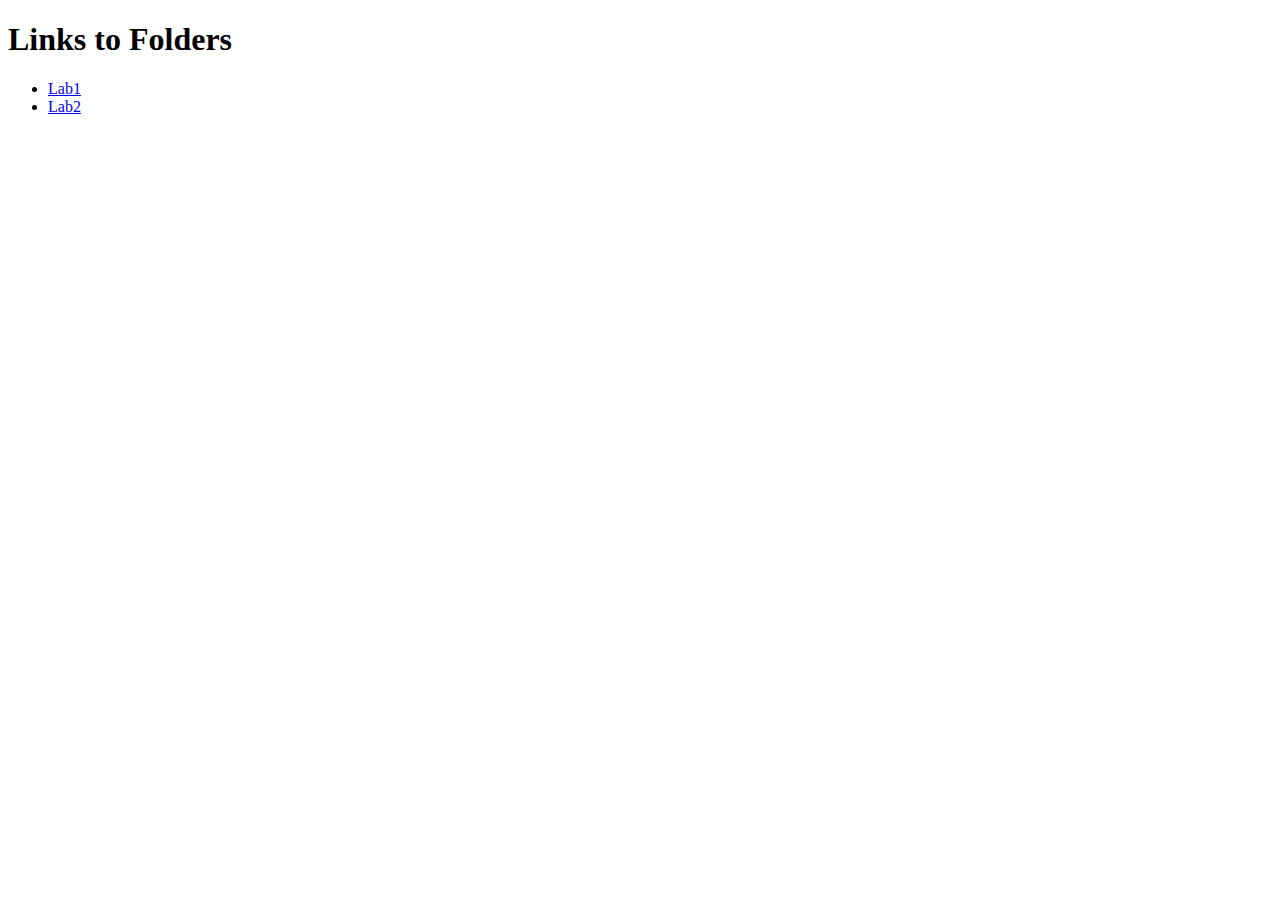
<file: index.html>
<!DOCTYPE html>
<html>
<head>
    <title>Generate Links to Folders</title>
</head>
<body>
    <h1>Links to Folders</h1>
    <ul id="folderLinks">
        <!-- Links to folders will be generated here -->
    </ul>

    <script>
        // Function to generate links to folders
        function generateFolderLinks() {
            // Get the current URL of the page
            var currentURL = window.location.href;
            // Get the base URL (remove the current file name)
            var baseURL = currentURL.substr(0, currentURL.lastIndexOf('/')) + '/';

            // Array of folder names
            var folderNames = ['Lab1', 'Lab2'];

            // Generate links to folders and add them to the page
            var folderLinkList = document.getElementById('folderLinks');
            folderNames.forEach(function (folderName) {
                var link = document.createElement('li');
                var anchor = document.createElement('a');
                anchor.href = baseURL + folderName + '/index.html';
                anchor.textContent = folderName;
                link.appendChild(anchor);
                folderLinkList.appendChild(link);
            });
        }

        // Call the function to generate links to folders when the page loads
        window.onload = generateFolderLinks;
    </script>
</body>
</html>
</file>
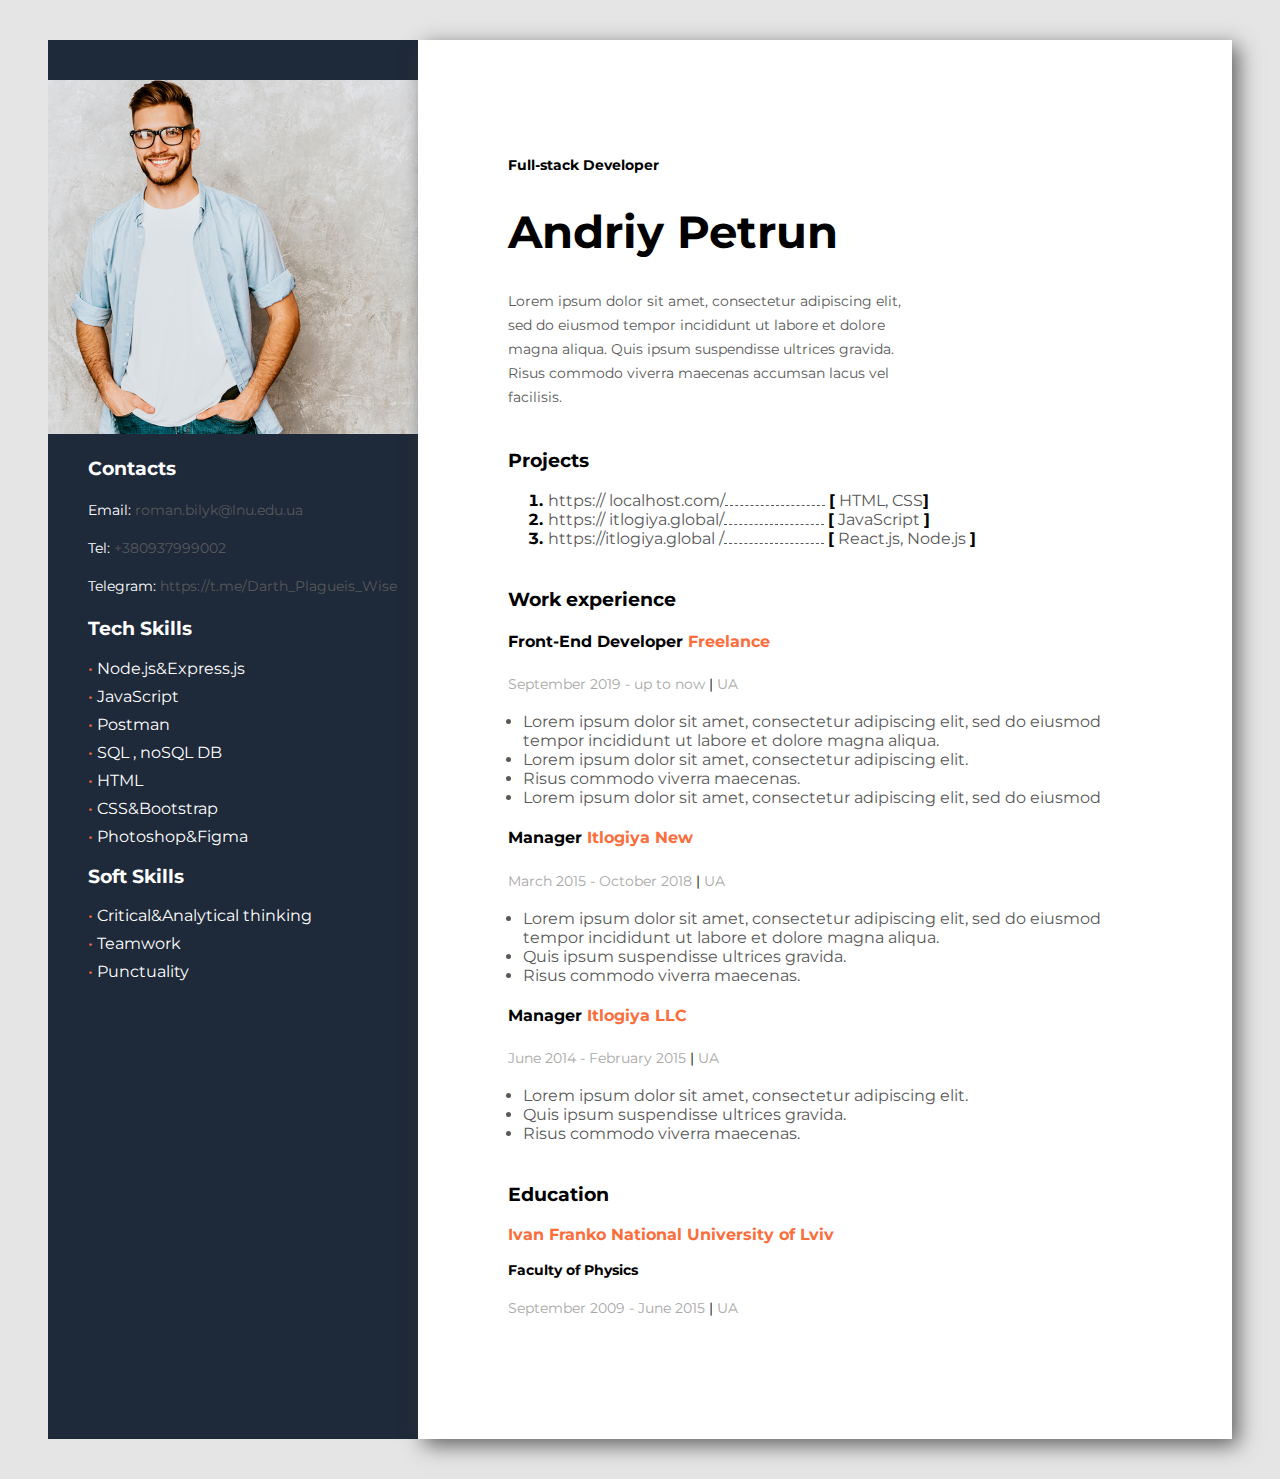
<file: Lab1/index.html>
<!DOCTYPE html>
<html lang="en">
<head>
    <meta charset="UTF-8">
    <meta name="viewport" content="width=device-width, initial-scale=1.0">
    <link rel="stylesheet" href="styles/style.css" />
    <link rel="preconnect" href="https://fonts.googleapis.com" />
    <link rel="preconnect" href="https://fonts.gstatic.com" crossorigin />
    <link
      href="https://fonts.googleapis.com/css2?family=Montserrat:wght@400;700&display=swap"
      rel="stylesheet"
    />


    <title>Resume</title>
</head>
<body class ="">
	<!--Main-->
    <div class="main">
      <!--Main content-->
      <div class = "main-content">
        <!--about-->
        <div class="about">
          <h2 >Full-stack Developer</h2>
          <h1 >Andriy Petrun</h1>
          <p >
            Lorem ipsum dolor sit amet, consectetur adipiscing elit, sed do
            eiusmod tempor incididunt ut labore et dolore magna aliqua. Quis
            ipsum suspendisse ultrices gravida. Risus commodo viverra maecenas
            accumsan lacus vel facilisis.
          </p> 
  </div>
<!--Projects-->
        <div class ="projects">
          <h3 >Projects</h3>
          <ol >
            <li >
              <span >
                <a href="#" class="project-link">https:// localhost.com/</a><span class = "line"></span>
                  <span class="projects-bracket">[</span>
                HTML, CSS<span class="projects-bracket">]</span>
              </span>
            </li>
            <li class="project-item">
              <span class="project">
                <a href="https://itlogiya.global" class="project-link">
                     https:// itlogiya.global/</a><span class = "line"></span>
                     <span class="projects-bracket">[</span>
                        JavaScript <span class="projects-bracket">]</span></span>
            </li>
            <li class="project-item">
              <span class="project">
                <a href="https://itlogiya.global" class="project-link">
                  https://itlogiya.global /</a><span class = "line"></span>
               <span class="projects-bracket">[</span>
                React.js, Node.js <span class="projects-bracket">]</span></span>
            </li>
          </ol>
  </div>

<!--Work-->
        <div class="work">
          <h3 >Work experience</h3>
          <div >
            <h4 >
              Front-End Developer <span class="organization">Freelance</span>
            </h4>
            <p class ="duration">
              September 2019 - up to now <span>|</span> UA
            </p>
            <ul >
              <li>
                Lorem ipsum dolor sit amet, consectetur adipiscing elit, sed do
                eiusmod tempor incididunt ut labore et dolore magna aliqua.
              </li>
              <li>Lorem ipsum dolor sit amet, consectetur adipiscing elit.</li>
              <li>Risus commodo viverra maecenas.</li>
              <li>
               Lorem ipsum dolor sit amet, consectetur adipiscing elit, sed do
                eiusmod
              </li>
            </ul>
          </div>
          <div >
            <h4>
              Manager <span class="organization" >Itlogiya New</span>
            </h4>
            <p class = "duration">
              March 2015 - October 2018 <span >|</span> UA
            </p>
            <ul >
              <li>
                Lorem ipsum dolor sit amet, consectetur adipiscing elit, sed do
                eiusmod tempor incididunt ut labore et dolore magna aliqua.
              </li>
              <li>Quis ipsum suspendisse ultrices gravida.</li>
              <li>Risus commodo viverra maecenas.</li>
            </ul>
          </div>
          <div >
            <h4 >
              Manager <span class="organization"> Itlogiya LLC</span>
            </h4>
            <p class="duration">
              June 2014 - February 2015 <span>|</span> UA
            </p>
            <ul >
              <li>Lorem ipsum dolor sit amet, consectetur adipiscing elit.</li>
              <li>Quis ipsum suspendisse ultrices gravida.</li>
              <li>Risus commodo viverra maecenas.</li>
            </ul>
          </div>
        </div> 
<!--Education-->
        <div class="education">
          <h3 >Education</h3>
          <span class="university">Ivan Franko National University of Lviv</span>
          <p class = "faculty">Faculty of Physics</p>
          <p class = "duration">
            September 2009 - June 2015 <span>|</span> UA
          </p>
        </div>
      </div>
    <div class="sidebar">
        <!--Sidebar-->
        <aside>
          <img src="img/photo.png" alt="userPhoto" />
          <!--Contacts-->

          <div class ="contacts">
            <h3>Contacts</h3>
            <p >
              <span> Email:</span>
              <a href="mailto:test@gmail.com">roman.bilyk@lnu.edu.ua</a>
            </p>
            <p>
              <span> Tel:</span>
              <a href="tel:+380937999002">+380937999002</a>
            </p>
            <p>
              <span > Telegram:</span>
              <a href="https://t.me/Darth_Plagueis_Wise" >https://t.me/Darth_Plagueis_Wise</a>
            </p>
          </div>
          <div class = "tech-skills">
            <h3>Tech Skills</h3>
            <ul >
              <li >
                <span>Node.js&Express.js</span>
              </li>
               <li >
                <span>JavaScript</span>
              </li>
              <li>
                <span>Postman</span>
              </li>
               <li >
                <span>SQL , noSQL DB</span>
              </li>

              <li >
                <span>HTML</span>
              </li>
              <li >
                <span>CSS&Bootstrap</span>
              </li>
               <li >
                <span>Photoshop&Figma</span>
              </li>
            </ul>
          </div>
          <div class = "soft-skills">
            <h3 >Soft Skills</h3>
            <ul >
              <li >
                <span>Critical&Analytical thinking</span>
              </li>
              <li class="skills-item">
                <span class="soft-skills-txt">Teamwork</span>
              </li>
              <li class="skills-item">
                <span class="soft-skills-txt">Punctuality</span>
              </li>
            </ul>
          </div>
        </aside>
      </div>
    

    </div>
</body>
</html>
</file>
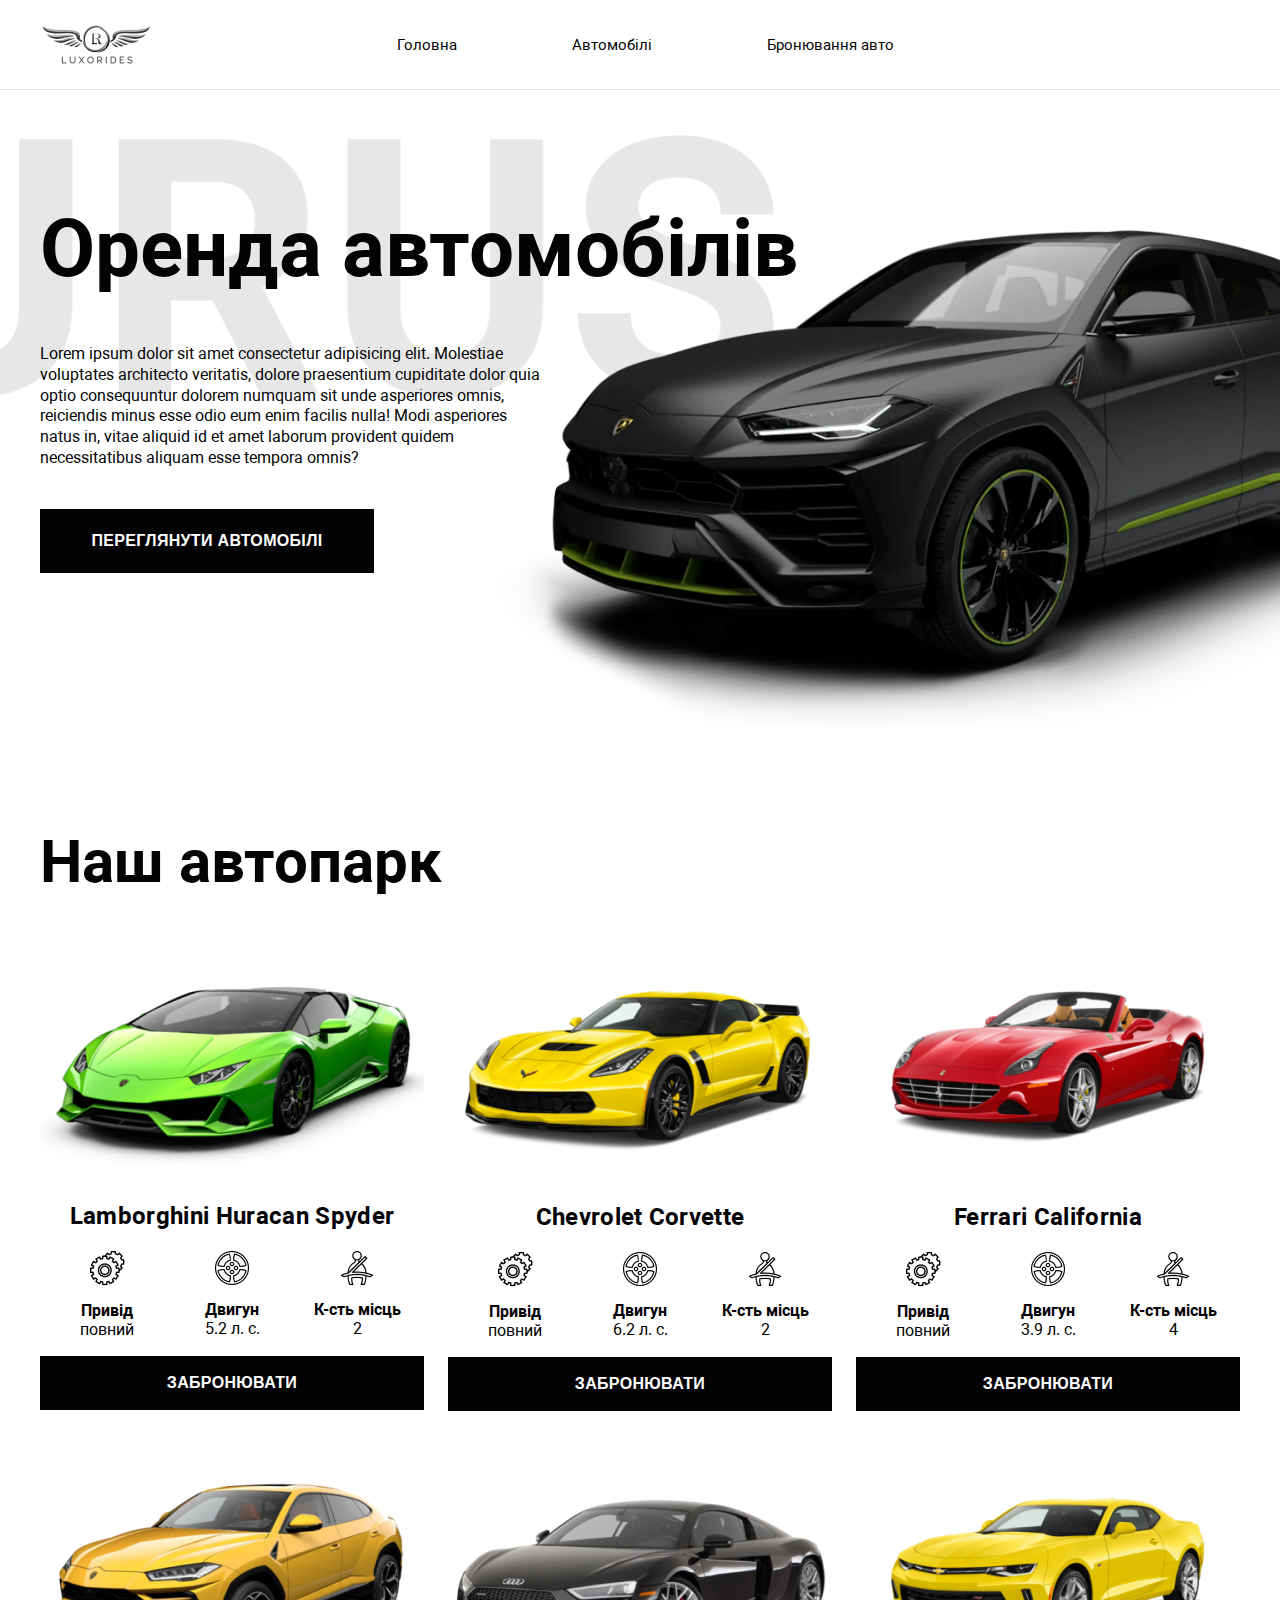
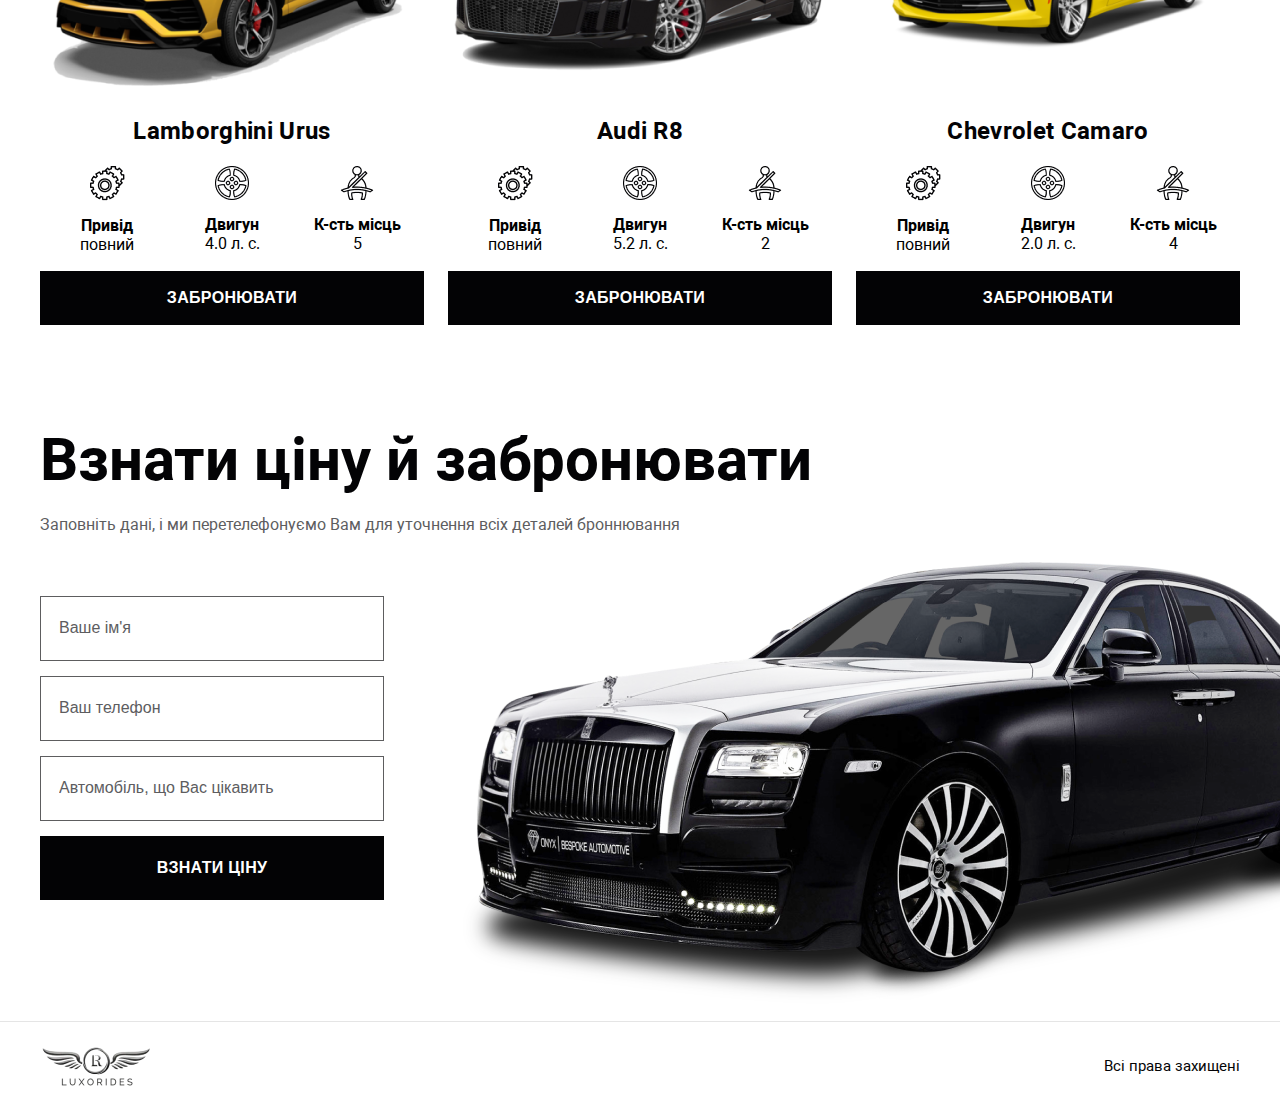
<file: Lab2/index.html>
<!DOCTYPE html>
<html lang="en">
  <head>
    <meta charset="UTF-8" />
    <meta http-equiv="X-UA-Compatible" content="IE=edge" />
    <meta name="viewport" content="width=device-width, initial-scale=1.0" />
    <link rel="stylesheet" href="styles/style.css" />
    
    <title>Оренда автомобілів</title>
  </head>
  <body>
    <header class="header">
      <div class="container">
        <div class="logo">
          <img src="images/logo.png" alt="Logo" />
        </div>
        <nav class="menu">
          <ul>
            <li class="menu-item"><a href="#">Головна</a></li>
            <li class="menu-item"><a href="#cars">Автомобілі</a></li>
            <li class="menu-item"><a href="#price">Бронювання авто</a></li>
          </ul>
        </nav>
      </div>
    </header>
    <section class="main">
      <div class="container">
        <div class="main-info">
          <h1 class="main-title">Оренда автомобілів</h1>
          <div class="main-text">
            Lorem ipsum dolor sit amet consectetur adipisicing elit. Molestiae
            voluptates architecto veritatis, dolore praesentium cupiditate dolor
            quia optio consequuntur dolorem numquam sit unde asperiores omnis,
            reiciendis minus esse odio eum enim facilis nulla! Modi asperiores
            natus in, vitae aliquid id et amet laborum provident quidem
            necessitatibus aliquam esse tempora omnis?
          </div>
          <div class="main-action">
            <button class="button" id="main-action">
              Переглянути автомобілі
            </button>
          </div>
        </div>
      </div>
    </section>

    <section class="car" id="cars">
      <div class="container">
        <h2 class="sub-title">Наш автопарк</h2>
        <div class="car-items">
          <div class="car-item">
            <div class="car-item-image">
              <img src="images/1.png" alt="Image 1" />
            </div>
            <div class="car-item-title">Lamborghini Huracan Spyder</div>
            <div class="car-item-info">
              <div class="car-item-point">
                <img src="images/gear.png" alt="Gear" />
                <div>Привід</div>
                <div>повний</div>
              </div>
              <div class="car-item-point">
                <img src="images/wheel.png" alt="Wheel" />
                <div>Двигун</div>
                <div>5.2 л. с.</div>
              </div>
              <div class="car-item-point">
                <img src="images/belt.png" alt="Belt" />
                <div>К-сть місць</div>
                <div>2</div>
              </div>
            </div>
            <div class="car-item-action">
              <button class="button car-button">Забронювати</button>
            </div>
          </div>
          <div class="car-item">
            <div class="car-item-image">
              <img src="images/2.png" alt="Image 2" />
            </div>
            <div class="car-item-title">Chevrolet Corvette</div>
            <div class="car-item-info">
              <div class="car-item-point">
                <img src="images/gear.png" alt="Gear" />
                <div>Привід</div>
                <div>повний</div>
              </div>
              <div class="car-item-point">
                <img src="images/wheel.png" alt="Wheel" />
                <div>Двигун</div>
                <div>6.2 л. с.</div>
              </div>
              <div class="car-item-point">
                <img src="images/belt.png" alt="Belt" />
                <div>К-сть місць</div>
                <div>2</div>
              </div>
            </div>
            <div class="car-item-action">
              <button class="button car-button">Забронювати</button>
            </div>
          </div>
          <div class="car-item">
            <div class="car-item-image">
              <img src="images/3.png" alt="Image 3" />
            </div>
            <div class="car-item-title">Ferrari California</div>
            <div class="car-item-info">
              <div class="car-item-point">
                <img src="images/gear.png" alt="Gear" />
                <div>Привід</div>
                <div>повний</div>
              </div>
              <div class="car-item-point">
                <img src="images/wheel.png" alt="Wheel" />
                <div>Двигун</div>
                <div>3.9 л. с.</div>
              </div>
              <div class="car-item-point">
                <img src="images/belt.png" alt="Belt" />
                <div>К-сть місць</div>
                <div>4</div>
              </div>
            </div>
            <div class="car-item-action">
              <button class="button car-button">Забронювати</button>
            </div>
          </div>
          <div class="car-item">
            <div class="car-item-image">
              <img src="images/4.png" alt="Image 4" />
            </div>
            <div class="car-item-title">Lamborghini Urus</div>
            <div class="car-item-info">
              <div class="car-item-point">
                <img src="images/gear.png" alt="Gear" />
                <div>Привід</div>
                <div>повний</div>
              </div>
              <div class="car-item-point">
                <img src="images/wheel.png" alt="Wheel" />
                <div>Двигун</div>
                <div>4.0 л. с.</div>
              </div>
              <div class="car-item-point">
                <img src="images/belt.png" alt="Belt" />
                <div>К-сть місць</div>
                <div>5</div>
              </div>
            </div>
            <div class="car-item-action">
              <button class="button car-button">Забронювати</button>
            </div>
          </div>
          <div class="car-item">
            <div class="car-item-image">
              <img src="images/5.png" alt="Image 5" />
            </div>
            <div class="car-item-title">Audi R8</div>
            <div class="car-item-info">
              <div class="car-item-point">
                <img src="images/gear.png" alt="Gear" />
                <div>Привід</div>
                <div>повний</div>
              </div>
              <div class="car-item-point">
                <img src="images/wheel.png" alt="Wheel" />
                <div>Двигун</div>
                <div>5.2 л. с.</div>
              </div>
              <div class="car-item-point">
                <img src="images/belt.png" alt="Belt" />
                <div>К-сть місць</div>
                <div>2</div>
              </div>
            </div>
            <div class="car-item-action">
              <button class="button car-button">Забронювати</button>
            </div>
          </div>
          <div class="car-item">
            <div class="car-item-image">
              <img src="images/6.png" alt="Image 6" />
            </div>
            <div class="car-item-title">Chevrolet Camaro</div>
            <div class="car-item-info">
              <div class="car-item-point">
                <img src="images/gear.png" alt="Gear" />
                <div>Привід</div>
                <div>повний</div>
              </div>
              <div class="car-item-point">
                <img src="images/wheel.png" alt="Wheel" />
                <div>Двигун</div>
                <div>2.0 л. с.</div>
              </div>
              <div class="car-item-point">
                <img src="images/belt.png" alt="Belt" />
                <div>К-сть місць</div>
                <div>4</div>
              </div>
            </div>
            <div class="car-item-action">
              <button class="button car-button">Забронювати</button>
            </div>
          </div>
        </div>
      </div>
    </section>

    <section class="price" id="price">
      <div class="container">
        <h2 class="sub-title">Взнати ціну й забронювати</h2>
        <div class="price-text">
          Заповніть дані, і ми перетелефонуємо Вам для уточнення всіх деталей
          броннювання
        </div>
        <form action="" class="price-form">
          <input
            type="text"
            class="price-input"
            placeholder="Ваше ім'я"
            id="name"
          />
          <input
            type="text"
            class="price-input"
            placeholder="Ваш телефон"
            id="phone"
          />
          <input
            type="text"
            class="price-input"
            placeholder="Автомобіль, що Вас цікавить"
            id="car"
          />
          <button class="button" id="price-action">Взнати ціну</button>
        </form>
        <img src="images/rolls.png" alt="Rolls" class="price-image" />
      </div>
    </section>

    <footer class="footer">
      <div class="container">
        <div class="logo">
          <img src="images/logo.png" alt="Logo" />
        </div>
        <div class="rights">Всі права захищені</div>
      </div>
    </footer>

    <script src="scripts/script.js"></script>
  </body>
</html>
</file>
<file: Lab1/styles/style.css>
body {
  font-family: "Montserrat", sans-serif;
  color: #595959;
  background: #e5e5e5;
}

a:visited {
  color: #595959;
}
a {
  text-decoration: none;
  color: #595959;
}

h1 {
  font-style: normal;
  font-weight: 700;
  font-size: 45px;
  line-height: 55px;
  color: black;
}
h2 {
  font-style: normal;
  font-weight: 700;
  font-size: 14px;
  line-height: 17px;
  color: black;
}
h1,h2,h3,h4 {
  color: black;
}
p {
  font-style: normal;
  font-weight: 400;
  font-size: 14px;
  line-height: 24px;
}
ol {
  list-style-type: decimal;
}
ol li::marker {
  font-weight: bold;
  color: black;
}
.organization {
  color: #FB6D3A;
}
.line {
  display: inline-block;
  width: 100px;
  height: 3px;
  border-bottom: dashed 1px;
}
.duration{
  color: #A8A8A8;
}
.duration span {
  color: black;
}
ul {
  padding-left: 15px;
}
.faculty {
  color: black;
  font-weight: bold;
}
.university {
  color: #FB6D3A;
  font-weight: bold;
}
.main {
  display: flex;
  flex-direction: row-reverse;
  margin: 40px;
  max-width: 1200px;
}

.main-content {
  background-color: white;
  box-shadow: 6px 6px 20px rgba(62, 62, 62, 0.8);
  padding: 105px 90px;
}
.about {
  max-width: 400px;
  margin-bottom: 40px;
}
.projects {
  max-width: 800px;
  margin-bottom: 40px;
  padding-left: 0px ;
}
.work {
  max-width: 800px;
  margin-bottom: 40px;
}
.projects-bracket {
  font-weight: bold;
  color: black;
}

.sidebar {
  color: white;
  background: #1e2939;
  padding-top: 40px;
  width: 370px;
}
.sidebar h3 {
  color:white;
}
.sidebar div{
  padding-left: 40px;
}
.sidebar ul {
  list-style: none;
  /* font-style: normal; */
  padding: 0;
}
.sidebar ul li{
  margin-bottom: 9px;
}
.sidebar li::before{
  content: "\2022";
  color:#FB6D3A;
}
</file>
<file: Lab2/styles/style.css>
*{
    padding: 0;
    margin: 0;
}

@font-face {
    font-family: Roboto;
    src: url('../fonts/Roboto.ttf')
}

@font-face {
    font-family: Roboto;
    src: url('../fonts/Robotobold.ttf');
    font-weight: bold;
}

body {
    font-family: Roboto, sans-serif;
}

.header {
    border-bottom: 1px solid #E5E5E5;
    padding: 25px 0;
}

.container {
    max-width: 1200px;
    margin: 0 auto;
}

.header .container {
    display: flex;
    align-items: center;
}

.logo img{
    vertical-align: bottom;
}

.menu {
    margin-left: 244px;
}

.menu ul {
    list-style: none;
    display: flex; 
}

.menu-item {
    margin-right: 115px;
}

.menu-item a {
    font-size: 15px;
    color: #030305;
    text-decoration: none;
}

.menu-item a:hover {
    border-bottom: 2px solid black;
}

.main {
    background-image: url('../images/background.png');
    background-position: center;
    background-size: cover;
    padding: 104px 0 154px 0;
}

.main-info {
    max-width: 855px;
}

.main-title {
    font-weight: bold;
    font-size: 80px;
    line-height: 110px;
    color: #030305;
    margin-bottom: 40px;
}

.main-text {
    font-size: 16px;
    line-height: 130%;
    color: #030305;
    margin-bottom: 40px;
    max-width: 502px;
}

.button {
    padding: 20px;
    width: 334px;
    height: 64px;
    background: #030305;
    border: 0;
    box-sizing: border-box;
    text-align: center;
    font-weight: bold;
    font-size: 16px;
    letter-spacing: 0.02em;
    text-transform: uppercase;
    color: #FFFFFF;
    transition: background-color .5s;
}

.button:hover {
    cursor: pointer;
    background: #575757;
}

.car {
    padding: 100px 0;
}

.sub-title{
    font-weight: bold;
    font-size: 60px;
    line-height: 70px;
    color: #030305;
}

.car-items {
    display: flex;
    flex-wrap: wrap;
    align-items: center;
    justify-content: space-between;
}

.car-item {
    max-width: 384px;
    text-align: center;
    margin-top: 40px;
}

.car-item-image:hover img {
    transform: scale(1.1);
}
.car-item-image img {
    vertical-align: bottom;
    transition: all .3s;
}

.car-item-title {
    font-weight: bold;
    font-size: 24px;
    line-height: 150%;
    letter-spacing: 0.02rem;
    color: #030305;
    padding: 15px 0 17px 0;
}

.car-item-info {
    display: flex;
    align-items: center;
    justify-content: center;
}

.car-item-point {
    width: 110px;
    height: 92px;
    margin: 0 7.5px;
}

.car-item-point img {
    margin-bottom: 11px;
}

.car-item-action {
    margin-top: 13px;
}

.car-item-action button {
    width: 100%;
    padding: 15px;
    height: 54px;
}

.car-item-point > div:nth-child(2) {
    font-weight: bold;
}

.price {
    overflow: hidden; 
}

.price .container {
   position: relative;
   padding-bottom: 121px;
}

.price .sub-title {
    margin-bottom: 20px; 
}

.price-text {
    font-size: 16px;
    line-height: 130%;
    color: #5D5D5F;
    margin-bottom: 60px;
}

.price-form {
    max-width: 344px;
}

.price-input {
    padding: 22px 18px;
    width: 344px;
    height: 65px;
    background: #FFFFFF;
    border: 1px solid #5D5D5F;
    box-sizing: border-box;
    font-size: 16px;
    color: #000;
    outline: none;
    margin-bottom: 15px;
}

.price-input::placeholder {
    color: #5D5D5F;
}

.price .button {
    width: 100%;
}

.price-image {
    position: absolute;
    bottom: 0;
    left: 401px;
}

.footer {
    border-top: 1px solid #E5E5E5;
    padding: 25px 0;
}

.footer .container {
    display: flex;
    align-items: center;
    justify-content: space-between;
}

.rights {
    font-size: 15px;
    color: #030305;

}
</file>
